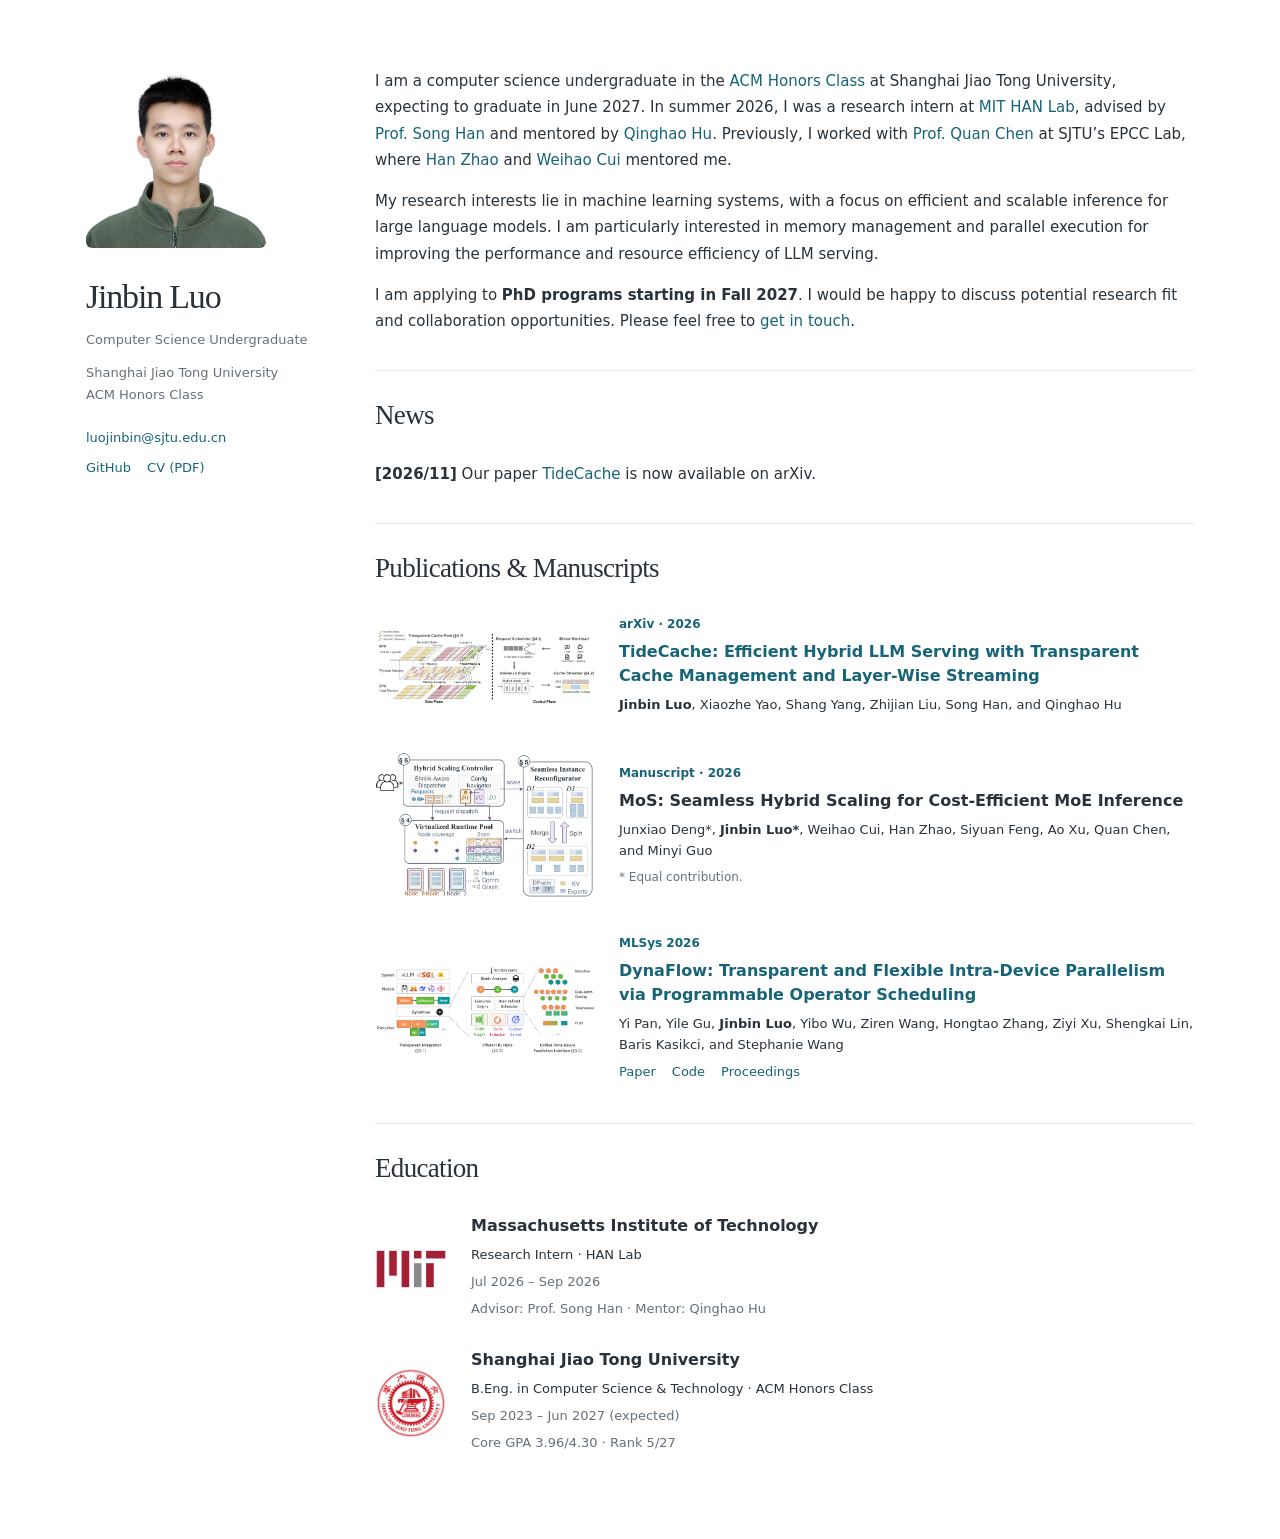
<file: index.html>
<!doctype html>
<html lang="en">
<head>
  <meta charset="utf-8">
  <meta name="viewport" content="width=device-width, initial-scale=1">
  <title>Jinbin Luo | Shanghai Jiao Tong University | ML Systems</title>
  <meta name="description" content="Jinbin Luo is a computer science undergraduate at Shanghai Jiao Tong University researching efficient and scalable LLM inference. Applying for PhD programs for Fall 2027.">
  <link rel="canonical" href="https://crazydave999.github.io/">
  <meta property="og:type" content="profile">
  <meta property="og:title" content="Jinbin Luo | ML Systems">
  <meta property="og:description" content="Computer science undergraduate at SJTU. Efficient and scalable LLM inference. Applying for Fall 2027 PhD programs.">
  <meta property="og:url" content="https://crazydave999.github.io/">
  <meta property="og:image" content="https://crazydave999.github.io/assets/portrait.jpg">
  <link rel="stylesheet" href="style.css">
  <script type="application/ld+json">
  {"@context":"https://schema.org","@type":"ProfilePage","url":"https://crazydave999.github.io/","mainEntity":{"@type":"Person","name":"Jinbin Luo","url":"https://crazydave999.github.io/","image":"https://crazydave999.github.io/assets/portrait.jpg","affiliation":{"@type":"CollegeOrUniversity","name":"Shanghai Jiao Tong University"},"sameAs":["https://github.com/CrazyDave999"]}}
  </script>
</head>
<body>
  <a class="skip" href="#about">Skip to content</a>
  <div class="layout">
    <aside class="profile" aria-label="Personal information">
      <img class="portrait" src="assets/portrait.jpg" alt="Jinbin Luo" width="180" height="180">
      <h1>Jinbin Luo</h1>
      <p class="role">Computer Science Undergraduate</p>
      <p class="institution">Shanghai Jiao Tong University<br>ACM Honors Class</p>
      <nav class="contact" aria-label="Contact and profiles">
        <a href="mailto:luojinbin@sjtu.edu.cn">luojinbin@sjtu.edu.cn</a>
        <div><a href="https://github.com/CrazyDave999">GitHub</a><a href="assets/CV.pdf">CV (PDF)</a></div>
      </nav>
    </aside>
    <main>
      <section id="about" aria-label="About me">
        <p>I am a computer science undergraduate in the <a href="https://acm.sjtu.edu.cn/home">ACM Honors Class</a> at Shanghai Jiao Tong University, expecting to graduate in June 2027. In summer 2026, I was a research intern at <a href="https://hanlab.mit.edu/">MIT HAN Lab</a>, advised by <a href="https://hanlab.mit.edu/songhan">Prof. Song Han</a> and mentored by <a href="https://tonyhao.xyz/">Qinghao Hu</a>. Previously, I worked with <a href="https://www.cs.sjtu.edu.cn/~chen-quan/">Prof. Quan Chen</a> at SJTU’s EPCC Lab, where <a href="https://mivenhan.github.io/">Han Zhao</a> and <a href="https://weihao-cui.com/">Weihao Cui</a> mentored me.</p>
        <p>My research interests lie in machine learning systems, with a focus on efficient and scalable inference for large language models. I am particularly interested in memory management and parallel execution for improving the performance and resource efficiency of LLM serving.</p>
        <p>I am applying to <strong>PhD programs starting in Fall 2027</strong>. I would be happy to discuss potential research fit and collaboration opportunities. Please feel free to <a href="mailto:luojinbin@sjtu.edu.cn">get in touch</a>.</p>
      </section>
      <section id="news">
        <h2>News</h2>
        <ul class="news-list">
          <li>
            <time datetime="2026-11">[2026/11]</time>
            <span>Our paper <a href="https://arxiv.org/abs/2611.26619">TideCache</a> is now available on arXiv.</span>
          </li>
        </ul>
      </section>
      <section id="research">
        <h2>Publications &amp; Manuscripts</h2>
        <article class="publication">
          <img class="overview" src="assets/cachetide-overview.png" alt="TideCache overview showing the transparent cache pool, request scheduler, inference engine, and cache streamer" width="1359" height="459">
          <div>
            <p class="venue">arXiv · 2026</p>
            <h3><a href="https://arxiv.org/abs/2611.26619">TideCache: Efficient Hybrid LLM Serving with Transparent Cache Management and Layer-Wise Streaming</a></h3>
            <p class="authors"><strong>Jinbin Luo</strong>, Xiaozhe Yao, Shang Yang, Zhijian Liu, Song Han, and Qinghao Hu</p>
          </div>
        </article>
        <article class="publication">
          <img class="overview" src="assets/mos-overview.png" alt="MoS overview showing the hybrid scaling controller, virtualized runtime pool, and seamless instance reconfigurator" width="711" height="480">
          <div>
            <p class="venue">Manuscript · 2026</p>
            <h3>MoS: Seamless Hybrid Scaling for Cost-Efficient MoE Inference</h3>
            <p class="authors">Junxiao Deng*, <strong>Jinbin Luo*</strong>, Weihao Cui, Han Zhao, Siyuan Feng, Ao Xu, Quan Chen, and Minyi Guo</p>
            <p class="note">* Equal contribution.</p>
          </div>
        </article>
        <article class="publication">
          <img class="overview" src="assets/dynaflow-overview.png" alt="DynaFlow overview showing transparent integration, efficient runtime, and unified intra-device parallelism" width="1251" height="501">
          <div>
            <p class="venue">MLSys 2026</p>
            <h3><a href="https://arxiv.org/abs/2605.21603">DynaFlow: Transparent and Flexible Intra-Device Parallelism via Programmable Operator Scheduling</a></h3>
            <p class="authors">Yi Pan, Yile Gu, <strong>Jinbin Luo</strong>, Yibo Wu, Ziren Wang, Hongtao Zhang, Ziyi Xu, Shengkai Lin, Baris Kasikci, and Stephanie Wang</p>
            <div class="links"><a href="https://arxiv.org/abs/2605.21603">Paper</a><a href="https://github.com/uw-syfi/DynaFlow">Code</a><a href="https://proceedings.mlsys.org/paper_files/paper/2026/hash/bbd7d8bd780fcf7143add2317ba04638-Abstract-Conference.html">Proceedings</a></div>
          </div>
        </article>
      </section>
      <section id="education">
        <h2>Education</h2>
        <article class="education">
          <img src="assets/mit.png" alt="Massachusetts Institute of Technology logo" width="72" height="72">
          <div><h3>Massachusetts Institute of Technology</h3>
            <p>Research Intern · HAN Lab</p>
            <p class="note">Jul 2026 – Sep 2026</p>
            <p class="note">Advisor: Prof. Song Han · Mentor: Qinghao Hu</p>
          </div>
        </article>
        <article class="education">
          <img src="assets/sjtu.png" alt="Shanghai Jiao Tong University emblem" width="72" height="72">
          <div><h3>Shanghai Jiao Tong University</h3>
            <p>B.Eng. in Computer Science &amp; Technology · ACM Honors Class</p>
            <p class="note">Sep 2023 – Jun 2027 (expected)</p>
            <p class="note">Core GPA 3.96/4.30 · Rank 5/27</p>
          </div>
        </article>
      </section>
    </main>
  </div>
</body>
</html>
</file>
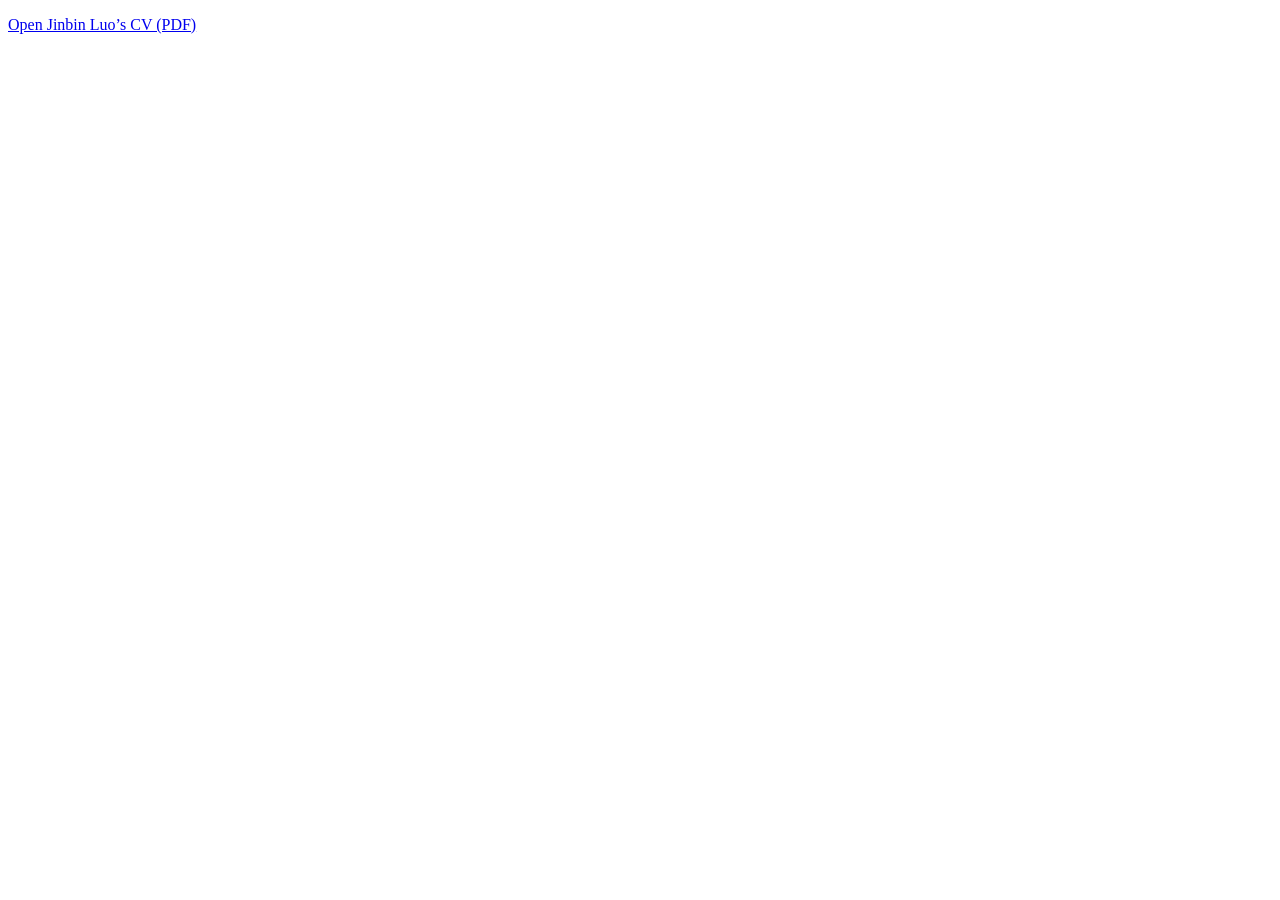
<file: cv.html>
<!doctype html>
<html lang="en">
<head>
  <meta charset="utf-8">
  <meta name="viewport" content="width=device-width, initial-scale=1">
  <meta http-equiv="refresh" content="0; url=assets/CV.pdf">
  <title>Jinbin Luo · Curriculum vitae</title>
</head>
<body><p><a href="assets/CV.pdf">Open Jinbin Luo’s CV (PDF)</a></p></body>
</html>
</file>
<file: style.css>
:root { color-scheme: light; --ink: #29323a; --muted: #667078; --link: #176479; }
* { box-sizing: border-box; }
html { scroll-padding-top: 2rem; }
body { margin: 0; background: #fff; color: var(--ink); font: 15px/1.75 system-ui, sans-serif; }
.layout { display: grid; grid-template-columns: 225px minmax(0, 1fr); gap: 64px; max-width: 1180px; margin: auto; padding: 68px 36px 80px; }
.profile { position: sticky; top: 48px; align-self: start; max-height: calc(100dvh - 72px); overflow-y: auto; }
.portrait { width: 180px; height: 180px; object-fit: cover; border-radius: 6px; }
h1, h2 { font-family: Georgia, 'Times New Roman', serif; font-weight: 500; line-height: 1.25; }
h1 { font-size: 34px; margin: 20px 0 10px; letter-spacing: -.035em; }
h2 { font-size: 27px; margin: 0 0 28px; letter-spacing: -.025em; }
h3 { font-size: 16px; font-weight: 600; line-height: 1.5; margin: 0 0 6px; }
p { margin: 0 0 15px; }
a { color: var(--link); text-decoration: none; }
a:hover { text-decoration: underline; text-underline-offset: 3px; }
a:focus-visible { outline: 2px solid var(--link); outline-offset: 4px; }
.skip { position: absolute; left: -9999px; }
.skip:focus { left: 16px; top: 8px; }
.role, .institution { font-size: 13px; color: var(--muted); margin: 0 0 10px; }
.contact { font-size: 13px; margin-top: 20px; }
.contact div, .links { display: flex; flex-wrap: wrap; gap: 16px; }
.contact div { margin-top: 7px; }
section + section { margin-top: 36px; padding-top: 28px; border-top: 1px solid #e6eaec; }
.publication { display: grid; grid-template-columns: 220px minmax(0, 1fr); align-items: center; gap: 24px; margin-bottom: 32px; }
.publication:last-child { margin-bottom: 0; }
.overview { width: 100%; height: auto; max-height: 175px; object-fit: contain; }
.venue { color: var(--link); font-size: 12px; font-weight: 600; margin-bottom: 5px; }
.authors, .links { font-size: 13px; line-height: 1.65; margin-bottom: 5px; }
.note { color: var(--muted); font-size: 12px; margin-bottom: 3px; }
.education { display: flex; align-items: center; gap: 24px; }
.education img { object-fit: contain; flex: 0 0 72px; }
.education p { margin-bottom: 4px; font-size: 13px; }
@media (max-width: 1000px) {
  .layout { gap: 36px; grid-template-columns: 200px minmax(0, 1fr); padding-inline: 24px; }
  .publication { grid-template-columns: 165px minmax(0, 1fr); gap: 18px; }
}
@media (max-width: 760px) {
  .layout { display: block; padding: 32px 22px 48px; }
  .profile { position: static; max-height: none; overflow: visible; margin-bottom: 36px; display: flow-root; }
  .portrait { float: right; width: 108px; height: 108px; margin: 0 0 16px 18px; }
  h1 { margin-top: 0; }
  .publication { grid-template-columns: 180px minmax(0, 1fr); }
}
@media (max-width: 540px) {
  .publication { grid-template-columns: 1fr; gap: 14px; }
  .overview { width: min(100%, 300px); max-height: 190px; justify-self: start; }
  h2 { font-size: 25px; }
  .education { gap: 16px; align-items: start; }
  .education img { width: 56px; height: 56px; flex-basis: 56px; }
}

.education + .education { margin-top: 24px; }

.news-list { list-style: none; margin: 0; padding: 0; }
.news-list time { font-weight: 700; font-variant-numeric: tabular-nums; white-space: nowrap; }
.news-list li + li { margin-top: .6rem; }
</file>
